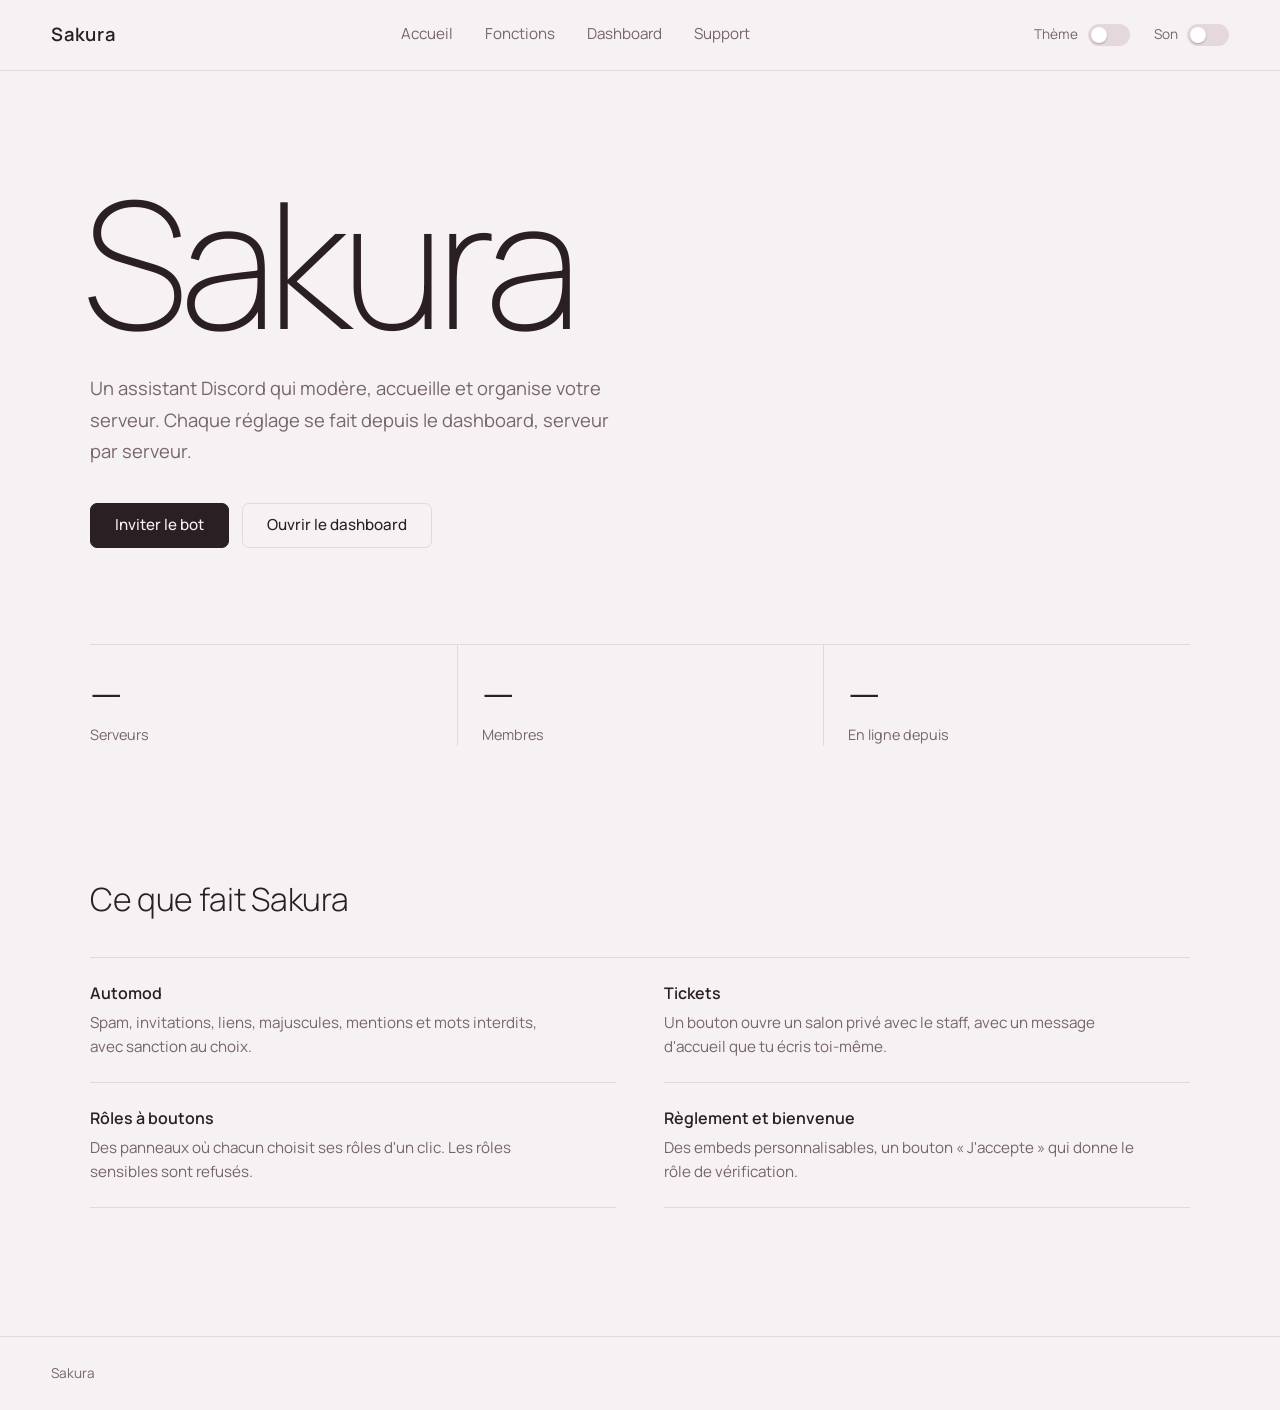
<file: index.html>
<!DOCTYPE html>
<html lang="fr">
<head>
<meta charset="UTF-8">
<meta name="viewport" content="width=device-width, initial-scale=1.0">

<title>Sakura</title>

<link rel="stylesheet" href="style.css">

<link rel="preconnect" href="https://fonts.googleapis.com">
<link rel="preconnect" href="https://fonts.gstatic.com" crossorigin>
<link href="https://fonts.googleapis.com/css2?family=Manrope:wght@200;300;400;500;600&display=swap" rel="stylesheet">

</head>
<body>

<nav>

    <div class="logo">
        Sakura
    </div>

    <div class="nav-links">
        <a href="index.html">Accueil</a>
        <a href="index.html#fonctions">Fonctions</a>
        <a href="dashboard.html">Dashboard</a>
        <a href="https://discord.gg/kDBUF2JGNp">Support</a>
    </div>

    <div class="settings">

        <div class="switch-container">

            <span>Thème</span>

            <label class="switch">
                <input type="checkbox" id="themeSwitch">
                <span class="slider"></span>
            </label>

        </div>

        <div class="switch-container">

            <span>Son</span>

            <label class="switch">
                <input type="checkbox" id="musicSwitch">
                <span class="slider"></span>
            </label>

        </div>

    </div>

</nav>

<audio id="bgMusic" loop>
    <source src="music.mp3" type="audio/mpeg">
</audio>

<main>
<section class="hero">

    <h1 class="wordmark">Sakura</h1>

    <p class="description">
        Un assistant Discord qui modère, accueille et organise votre serveur.
        Chaque réglage se fait depuis le dashboard, serveur par serveur.
    </p>

    <div class="buttons">
        <a href="https://discord.com/oauth2/authorize?client_id=1460310869320663040" class="btn">Inviter le bot</a>
        <a href="dashboard.html" class="btn secondary">Ouvrir le dashboard</a>
    </div>

    <div class="stats">
        <div class="card">
            <h2 id="statServers">…</h2>
            <p>Serveurs</p>
        </div>
        <div class="card">
            <h2 id="statMembers">…</h2>
            <p>Membres</p>
        </div>
        <div class="card">
            <h2 id="statUptime">…</h2>
            <p>En ligne depuis</p>
        </div>
    </div>

</section>

<section class="features" id="fonctions">
    <h2>Ce que fait Sakura</h2>
    <div class="feature-list">
        <div>
            <h3>Automod</h3>
            <p>Spam, invitations, liens, majuscules, mentions et mots interdits, avec sanction au choix.</p>
        </div>
        <div>
            <h3>Tickets</h3>
            <p>Un bouton ouvre un salon privé avec le staff, avec un message d'accueil que tu écris toi-même.</p>
        </div>
        <div>
            <h3>Rôles à boutons</h3>
            <p>Des panneaux où chacun choisit ses rôles d'un clic. Les rôles sensibles sont refusés.</p>
        </div>
        <div>
            <h3>Règlement et bienvenue</h3>
            <p>Des embeds personnalisables, un bouton « J'accepte » qui donne le rôle de vérification.</p>
        </div>
    </div>
</section>
</main>

<footer>
    Sakura
</footer>

<script src="site-config.js"></script>
<script src="script.js"></script>
<script src="stats.js"></script>

</body>
</html>
</file>
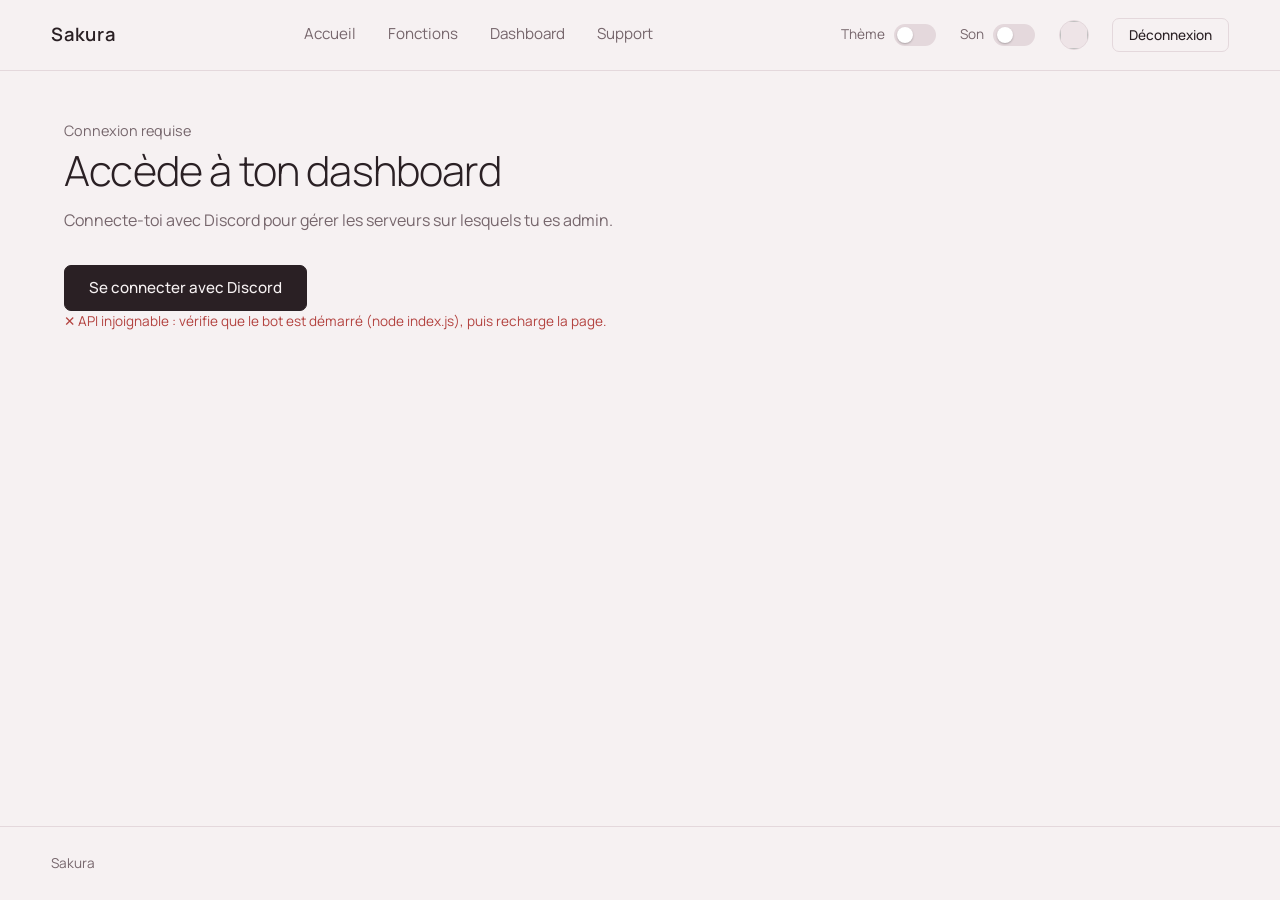
<file: dashboard.html>
<!DOCTYPE html>
<html lang="fr">
<head>
<meta charset="UTF-8">
<meta name="viewport" content="width=device-width, initial-scale=1.0">

<title>Dashboard — Sakura</title>

<link rel="stylesheet" href="style.css">
<link rel="stylesheet" href="dashboard.css">

<link rel="preconnect" href="https://fonts.googleapis.com">
<link rel="preconnect" href="https://fonts.gstatic.com" crossorigin>
<link href="https://fonts.googleapis.com/css2?family=Manrope:wght@200;300;400;500;600&display=swap" rel="stylesheet">

</head>
<body>

<nav>

    <a href="index.html" class="logo" style="text-decoration:none;color:inherit;">
        Sakura
    </a>

    <div class="nav-links">
        <a href="index.html">Accueil</a>
        <a href="index.html#fonctions">Fonctions</a>
        <a href="dashboard.html">Dashboard</a>
        <a href="https://discord.gg/kDBUF2JGNp">Support</a>
    </div>

    <div class="settings">

        <div class="switch-container">
            <span>Thème</span>
            <label class="switch">
                <input type="checkbox" id="themeSwitch">
                <span class="slider"></span>
            </label>
        </div>

        <div class="switch-container">
            <span>Son</span>
            <label class="switch">
                <input type="checkbox" id="musicSwitch">
                <span class="slider"></span>
            </label>
        </div>

        <div id="userBadge" class="user-badge" hidden>
            <img id="userAvatar" class="avatar" alt="">
            <span id="userName"></span>
            <button id="logoutBtn" class="btn btn-small">Déconnexion</button>
        </div>

    </div>

</nav>

<audio id="bgMusic" loop>
    <source src="music.mp3" type="audio/mpeg">
</audio>

<section class="dash">

    <!-- Écran : pas connecté -->
    <div id="authGate" class="panel" hidden>
        <div class="tag">Connexion requise</div>
        <h1>Accède à ton dashboard</h1>
        <p class="description">Connecte-toi avec Discord pour gérer les serveurs sur lesquels tu es admin.</p>
        <a id="loginBtn" class="btn" href="#">Se connecter avec Discord</a>
        <p id="authError" class="save-status error" hidden>✕ API injoignable : vérifie que le bot est démarré (node index.js), puis recharge la page.</p>
    </div>

    <!-- Écran : liste des serveurs -->
    <div id="guildListView" class="panel" hidden>
        <div class="tag">Tes serveurs</div>
        <h1>Dashboard</h1>
        <p class="description">Sélectionne un serveur où tu es administrateur pour le configurer.</p>
        <div id="guildGrid" class="guild-grid"></div>
        <p id="listError" class="save-status error" hidden></p>
    </div>

    <!-- Écran : configuration d'un serveur -->
    <div id="guildConfigView" class="panel" hidden>
        <button id="backBtn" class="btn btn-small back-btn">← Retour</button>
        <div class="tag" id="cfgGuildTag">Serveur</div>
        <h1 id="cfgGuildName">—</h1>

        <div class="tabs" role="tablist" id="tabBar">
            <button class="tab active" role="tab" data-tab="general">Général</button>
            <button class="tab" role="tab" data-tab="messages">Messages</button>
            <button class="tab" role="tab" data-tab="tickets">Tickets</button>
            <button class="tab" role="tab" data-tab="roles">Rôles</button>
            <button class="tab" role="tab" data-tab="automod">Automod</button>
        </div>

        <!-- ===== GÉNÉRAL ===== -->
        <div class="tab-pane" id="tab-general">
            <div class="config-grid">
                <div class="card cfg-card">
                    <h3>Règlement / Vérification</h3>
                    <label for="verifiedRoleId">Rôle donné après validation</label>
                    <select id="verifiedRoleId"></select>
                    <p class="field-help">Seuls les rôles sans permission sensible et sous le rôle du bot sont proposés.</p>
                </div>

                <div class="card cfg-card">
                    <h3>Modération</h3>
                    <label for="staffRoleId">Rôle staff (exempté d'automod, voit les tickets)</label>
                    <select id="staffRoleId"></select>
                    <label for="logChannelId">Salon des logs</label>
                    <select id="logChannelId"></select>
                </div>

                <div class="card cfg-card">
                    <h3>Tickets</h3>
                    <label for="ticketCategoryId">Catégorie de création</label>
                    <select id="ticketCategoryId"></select>
                </div>
            </div>

            <div class="save-row">
                <span id="saveStatus" class="save-status"></span>
                <button id="saveBtn" class="btn">Enregistrer</button>
            </div>
        </div>

        <!-- ===== MESSAGES ===== -->
        <div class="tab-pane" id="tab-messages" hidden>
            <p class="description">Personnalise le message de bienvenue et le règlement. La prévisualisation reflète (à peu près) le rendu Discord.</p>
            <div class="embed-editors" id="editors-messages"></div>
        </div>

        <!-- ===== TICKETS ===== -->
        <div class="tab-pane" id="tab-tickets" hidden>
            <p class="description">Le panneau est le message avec le bouton « Ouvrir un ticket ». Le second message est celui que le membre voit dans son ticket. Pense à choisir la catégorie et le rôle staff dans l'onglet Général.</p>
            <div class="embed-editors" id="editors-tickets"></div>
        </div>

        <!-- ===== RÔLES ===== -->
        <div class="tab-pane" id="tab-roles" hidden>
            <p class="description">Crée des panneaux de boutons : un clic ajoute ou retire le rôle. Les rôles à permissions sensibles (admin, modération…) sont refusés.</p>
            <p id="rolesNoPerm" class="notice" hidden>🔒 Il te faut la permission « Gérer les rôles » sur ce serveur pour modifier les panneaux de rôles.</p>
            <div id="rolesBody">
                <div id="panelList" class="embed-editors"></div>
                <div class="save-row">
                    <span id="rolesStatus" class="save-status"></span>
                    <button id="addPanelBtn" class="btn btn-small">+ Nouveau panneau</button>
                    <button id="saveRolesBtn" class="btn">Enregistrer tout</button>
                </div>
            </div>
        </div>

        <!-- ===== AUTOMOD ===== -->
        <div class="tab-pane" id="tab-automod" hidden>
            <p class="description">Les membres avec « Gérer les messages » et le rôle staff ne sont jamais sanctionnés.</p>
            <div class="config-grid" id="automodGrid">

                <div class="card cfg-card">
                    <div class="embed-card-header">
                        <h3>Automod</h3>
                        <label class="switch"><input type="checkbox" id="am_enabled"><span class="slider"></span></label>
                    </div>
                    <label for="am_action">Sanction</label>
                    <select id="am_action">
                        <option value="delete">Supprimer le message</option>
                        <option value="timeout">Supprimer + timeout</option>
                    </select>
                    <label for="am_timeoutMinutes">Durée du timeout (minutes)</label>
                    <input type="number" id="am_timeoutMinutes" min="1" max="40320">
                    <label class="check-row"><input type="checkbox" id="am_notifyUser"> Prévenir le membre dans le salon</label>
                </div>

                <div class="card cfg-card">
                    <div class="embed-card-header">
                        <h3>Anti-spam</h3>
                        <label class="switch"><input type="checkbox" id="am_antiSpam"><span class="slider"></span></label>
                    </div>
                    <label for="am_spamLimit">Messages max…</label>
                    <input type="number" id="am_spamLimit" min="2" max="20">
                    <label for="am_spamWindowSec">…sur cette durée (secondes)</label>
                    <input type="number" id="am_spamWindowSec" min="1" max="60">
                    <p class="field-help">Le spam déclenche toujours un timeout.</p>
                </div>

                <div class="card cfg-card">
                    <div class="embed-card-header">
                        <h3>Invitations Discord</h3>
                        <label class="switch"><input type="checkbox" id="am_antiInvite"><span class="slider"></span></label>
                    </div>
                    <p class="field-help">Supprime les liens discord.gg / discord.com/invite.</p>
                </div>

                <div class="card cfg-card">
                    <div class="embed-card-header">
                        <h3>Liens</h3>
                        <label class="switch"><input type="checkbox" id="am_antiLinks"><span class="slider"></span></label>
                    </div>
                    <label for="am_linkInput">Domaines autorisés</label>
                    <div id="am_linkWhitelist" class="chip-list"></div>
                    <div class="chip-input-row">
                        <input type="text" id="am_linkInput" placeholder="youtube.com">
                        <button id="am_linkAdd" class="btn btn-small">Ajouter</button>
                    </div>
                </div>

                <div class="card cfg-card">
                    <div class="embed-card-header">
                        <h3>Majuscules</h3>
                        <label class="switch"><input type="checkbox" id="am_antiCaps"><span class="slider"></span></label>
                    </div>
                    <label for="am_capsMinLength">À partir de … lettres</label>
                    <input type="number" id="am_capsMinLength" min="5" max="200">
                    <label for="am_capsMaxPercent">% de majuscules maximum</label>
                    <input type="number" id="am_capsMaxPercent" min="30" max="100">
                </div>

                <div class="card cfg-card">
                    <div class="embed-card-header">
                        <h3>Mentions</h3>
                        <label class="switch"><input type="checkbox" id="am_antiMentions"><span class="slider"></span></label>
                    </div>
                    <label for="am_maxMentions">Mentions max par message</label>
                    <input type="number" id="am_maxMentions" min="1" max="50">
                </div>

                <div class="card cfg-card">
                    <h3>Mots filtrés</h3>
                    <div id="am_badWords" class="chip-list"></div>
                    <div class="chip-input-row">
                        <input type="text" id="am_wordInput" placeholder="Ajouter un mot...">
                        <button id="am_wordAdd" class="btn btn-small">Ajouter</button>
                    </div>
                    <label for="am_badWordsMode">Détection</label>
                    <select id="am_badWordsMode" aria-describedby="am_modeHelp">
                        <option value="word">Mot entier</option>
                        <option value="contains">Dans un mot</option>
                    </select>
                    <p class="field-help" id="am_modeHelp">« Mot entier » : « pub » ne bloque pas « public ». « Dans un mot » bloque aussi « public ».</p>
                </div>

                <div class="card cfg-card">
                    <h3>Rôles exemptés</h3>
                    <div id="am_exemptRoles" class="check-list"></div>
                </div>

                <div class="card cfg-card">
                    <h3>Salons exemptés</h3>
                    <div id="am_exemptChannels" class="check-list"></div>
                </div>

            </div>

            <div class="save-row">
                <span id="automodStatus" class="save-status"></span>
                <button id="saveAutomodBtn" class="btn">Enregistrer</button>
            </div>
        </div>
    </div>

</section>

<footer>
    Sakura
</footer>

<script src="site-config.js"></script>
<script src="script.js"></script>
<script src="dashboard.js"></script>
<script src="dashboard-embeds.js"></script>
<script src="dashboard-roles.js"></script>
<script src="dashboard-automod.js"></script>
<script>window.addEventListener("load", () => window.P0Dashboard.boot());</script>

</body>
</html>
</file>
<file: style.css>
/* ==========================================================
   SAKURA — base du site (accueil + dashboard)
   Sobre, clair par défaut, thème sombre via body.dark-mode
   ========================================================== */

:root{
    --bg:#f6f1f2;
    --surface:#fbf8f9;
    --surface-2:#eee4e7;
    --line:#e4d8dc;
    --ink:#2a2024;
    --muted:#76666c;
    --accent:#a8425f;
    --accent-ink:#ffffff;
    --danger:#b3423f;
    --success:#2f7a4f;
    --field:#ffffff;
    --radius:10px;
    --radius-s:7px;
    --font:"Manrope", system-ui, -apple-system, "Segoe UI", Roboto, Arial, sans-serif;
}

body.dark-mode{
    --bg:#171114;
    --surface:#1f171b;
    --surface-2:#291f24;
    --line:#35282e;
    --ink:#f1e6e9;
    --muted:#a8949b;
    --accent:#e59ab0;
    --accent-ink:#171114;
    --danger:#f08a86;
    --success:#6cc08f;
    --field:#191216;
}

*{ margin:0; padding:0; box-sizing:border-box; }

html{ font-size:16px; -webkit-text-size-adjust:100%; }
html, body{ overflow-x:hidden; }

body{
    min-height:100vh;
    display:flex;
    flex-direction:column;
    font-family:var(--font);
    font-size:1rem;
    line-height:1.6;
    background:var(--bg);
    color:var(--ink);
    transition:background .25s ease, color .25s ease;
}

:focus-visible{ outline:2px solid var(--accent); outline-offset:2px; }

/* ===== NAV ===== */
nav{
    display:flex;
    justify-content:space-between;
    align-items:center;
    gap:1.5rem;
    padding:1.1rem clamp(1.2rem, 4vw, 4rem);
    border-bottom:1px solid var(--line);
}

.logo{
    font-size:1.15rem;
    font-weight:600;
    letter-spacing:.04em;
    color:var(--ink);
}

.nav-links{ display:flex; gap:2rem; }

.nav-links a{
    text-decoration:none;
    color:var(--muted);
    font-size:.95rem;
    padding:.3rem 0;
    border-bottom:1px solid transparent;
    transition:color .2s, border-color .2s;
}

.nav-links a:hover{ color:var(--ink); border-bottom-color:var(--accent); }

.settings{ display:flex; gap:1.5rem; align-items:center; flex-wrap:wrap; }

.switch-container{
    display:flex;
    align-items:center;
    gap:.6rem;
    font-size:.85rem;
    color:var(--muted);
}

/* ===== SWITCH ===== */
.switch{ position:relative; display:inline-block; width:2.6rem; height:1.4rem; flex-shrink:0; }
.switch input{ position:absolute; opacity:0; width:100%; height:100%; margin:0; cursor:pointer; z-index:1; }

.slider{
    position:absolute;
    inset:0;
    background:var(--line);
    border-radius:2rem;
    transition:background .2s;
}

.slider::before{
    content:"";
    position:absolute;
    width:1rem;
    height:1rem;
    left:.2rem;
    top:.2rem;
    background:#fff;
    border-radius:50%;
    box-shadow:0 1px 2px rgba(0,0,0,.25);
    transition:transform .2s;
}

input:checked + .slider{ background:var(--accent); }
input:checked + .slider::before{ transform:translateX(1.2rem); }
input:focus-visible + .slider{ outline:2px solid var(--accent); outline-offset:2px; }

/* ===== BUTTONS ===== */
.btn{
    display:inline-block;
    font-family:inherit;
    font-size:.95rem;
    font-weight:500;
    line-height:1.2;
    text-decoration:none;
    cursor:pointer;
    padding:.8rem 1.5rem;
    background:var(--ink);
    color:var(--bg);
    border:1px solid var(--ink);
    border-radius:var(--radius-s);
    transition:background .2s, border-color .2s, color .2s, opacity .2s;
}
.btn:hover{ background:var(--accent); border-color:var(--accent); color:var(--accent-ink); }
.btn:disabled{ opacity:.45; cursor:not-allowed; }

.btn.secondary,
.btn-small,
.btn-ghost{
    background:transparent;
    color:var(--ink);
    border-color:var(--line);
}
.btn.secondary:hover,
.btn-small:hover,
.btn-ghost:hover{ background:var(--surface-2); border-color:var(--muted); color:var(--ink); }

.btn-small{ padding:.5rem 1rem; font-size:.85rem; }

.btn-danger{ color:var(--danger); border-color:var(--danger); }
.btn-danger:hover{ background:var(--danger); border-color:var(--danger); color:#fff; }

/* ===== ACCUEIL ===== */
main{ flex:1; }

.hero{
    width:min(1100px, 90%);
    margin:0 auto;
    padding:clamp(3.5rem, 9vw, 7rem) 0 0;
}

.wordmark{
    font-size:clamp(4.2rem, 17vw, 11rem);
    font-weight:200;
    line-height:.9;
    letter-spacing:-.04em;
    margin-left:-.04em;
    color:var(--ink);
}

.hero .description{
    max-width:34rem;
    margin-top:2rem;
    font-size:1.15rem;
    line-height:1.7;
    color:var(--muted);
}

.buttons{ margin-top:2.2rem; display:flex; gap:.8rem; flex-wrap:wrap; }

/* chiffres : bande à filets, sans cartes */
.stats{
    margin-top:clamp(3.5rem, 8vw, 6rem);
    display:grid;
    grid-template-columns:repeat(3, 1fr);
    border-top:1px solid var(--line);
}

.stats .card{
    padding:1.6rem 1.5rem 0 0;
}
.stats .card + .card{ padding-left:1.5rem; border-left:1px solid var(--line); }

.stats .card h2{
    font-size:clamp(1.8rem, 4vw, 2.6rem);
    font-weight:300;
    letter-spacing:-.02em;
    line-height:1.1;
    font-variant-numeric:tabular-nums;
}

.stats .card p{ margin-top:.4rem; font-size:.9rem; color:var(--muted); }

/* fonctions */
.features{
    width:min(1100px, 90%);
    margin:clamp(5rem, 10vw, 8rem) auto 0;
}

.features h2{
    font-size:clamp(1.5rem, 3vw, 2rem);
    font-weight:300;
    letter-spacing:-.01em;
    margin-bottom:2rem;
}

.feature-list{
    display:grid;
    grid-template-columns:repeat(2, 1fr);
    column-gap:3rem;
    border-top:1px solid var(--line);
}

.feature-list > div{
    padding:1.4rem 0;
    border-bottom:1px solid var(--line);
}

.feature-list h3{ font-size:1rem; font-weight:600; margin-bottom:.3rem; }
.feature-list p{ color:var(--muted); font-size:.95rem; max-width:30rem; }

/* ===== FOOTER ===== */
footer{
    margin-top:clamp(5rem, 10vw, 8rem);
    padding:1.6rem clamp(1.2rem, 4vw, 4rem);
    border-top:1px solid var(--line);
    font-size:.85rem;
    color:var(--muted);
}

/* ===== RESPONSIVE ===== */
@media (max-width:800px){
    nav{ flex-wrap:wrap; gap:.9rem 1.5rem; }
    .nav-links{ order:3; width:100%; gap:1.4rem; }
    .feature-list{ grid-template-columns:1fr; }
}

@media (max-width:560px){
    .settings{ gap:1rem; }
    .stats{ grid-template-columns:1fr; }
    .stats .card, .stats .card + .card{ padding:1.1rem 0; border-left:0; border-bottom:1px solid var(--line); }
    .buttons .btn{ flex:1; text-align:center; }
}

@media (prefers-reduced-motion:reduce){
    *{ transition:none !important; }
}
</file>
<file: dashboard.css>
/* ==========================================================
   DASHBOARD — s'appuie sur les variables de style.css
   ========================================================== */

.dash{
    flex:1;
    width:min(1160px, 90%);
    margin:0 auto;
    padding-top:3rem;
}

.tag{
    font-size:.9rem;
    color:var(--muted);
    margin-bottom:.3rem;
}

.panel h1{
    font-size:clamp(1.8rem, 4vw, 2.6rem);
    font-weight:300;
    letter-spacing:-.02em;
    line-height:1.15;
    margin-bottom:.8rem;
}

.panel .description{
    max-width:36rem;
    color:var(--muted);
    margin-bottom:2rem;
}

/* ===== BADGE UTILISATEUR (nav) ===== */
.user-badge{ display:flex; align-items:center; gap:.7rem; font-size:.9rem; }

.avatar{
    width:1.9rem;
    height:1.9rem;
    border-radius:50%;
    border:1px solid var(--line);
    background:var(--surface-2);
}

.back-btn{ margin-bottom:1.8rem; }

/* ===== LISTE DES SERVEURS ===== */
.guild-grid{
    display:grid;
    grid-template-columns:repeat(auto-fill, minmax(16rem, 1fr));
    gap:1rem;
}

.guild-card{
    display:flex;
    align-items:center;
    gap:1rem;
    padding:1.1rem 1.2rem;
    background:var(--surface);
    border:1px solid var(--line);
    border-radius:var(--radius);
    cursor:pointer;
    transition:border-color .2s, background .2s;
}

.guild-card:hover{ border-color:var(--accent); }
.guild-card.disabled{ cursor:default; opacity:.6; }
.guild-card.disabled:hover{ border-color:var(--line); }

.guild-icon{
    width:2.8rem;
    height:2.8rem;
    border-radius:50%;
    background:var(--surface-2);
    flex-shrink:0;
    object-fit:cover;
}

.guild-info h4{ font-weight:600; font-size:.98rem; }
.guild-info p{ font-size:.85rem; color:var(--muted); }
.guild-info .invite-link{ font-size:.85rem; color:var(--accent); text-decoration:none; }
.guild-info .invite-link:hover{ text-decoration:underline; }

/* ===== ONGLETS ===== */
.tabs{
    display:flex;
    gap:.2rem;
    margin:1.5rem 0 2rem;
    border-bottom:1px solid var(--line);
    overflow-x:auto;
    scrollbar-width:none;
}
.tabs::-webkit-scrollbar{ display:none; }

.tab{
    background:none;
    border:none;
    border-bottom:2px solid transparent;
    margin-bottom:-1px;
    padding:.7rem 1rem;
    font-family:inherit;
    font-size:.95rem;
    color:var(--muted);
    cursor:pointer;
    white-space:nowrap;
    transition:color .2s, border-color .2s;
}

.tab:hover{ color:var(--ink); }
.tab.active{ color:var(--ink); font-weight:600; border-bottom-color:var(--accent); }
.tab:focus-visible{ outline-offset:-2px; }

.tab-pane[hidden]{ display:none; }

/* ===== CARTES DE RÉGLAGES ===== */
.config-grid{
    display:grid;
    grid-template-columns:repeat(auto-fill, minmax(17rem, 1fr));
    gap:1rem;
}

.card.cfg-card,
.card.embed-card{
    width:100%;
    background:var(--surface);
    border:1px solid var(--line);
    border-radius:var(--radius);
    padding:1.4rem;
}

.cfg-card h3,
.embed-card-header h3{ font-weight:600; font-size:1rem; margin-bottom:1rem; }
.embed-card-header h3{ margin-bottom:0; }

.cfg-card label,
.embed-fields label{
    display:block;
    font-size:.82rem;
    color:var(--muted);
    margin:1rem 0 .35rem;
}

.cfg-card h3 + label,
.embed-card-header + label,
.embed-fields > label:first-child{ margin-top:0; }

/* champs */
.cfg-card select,
.cfg-card input[type="number"],
.cfg-card input[type="text"],
.embed-fields select,
.embed-fields input[type="text"],
.embed-fields textarea,
.embed-card .panel-name{
    width:100%;
    padding:.6rem .8rem;
    background:var(--field);
    border:1px solid var(--line);
    border-radius:var(--radius-s);
    color:var(--ink);
    font-family:inherit;
    font-size:.92rem;
    transition:border-color .2s;
}

.embed-fields textarea{ resize:vertical; line-height:1.5; }

.cfg-card select:hover, .cfg-card input:hover,
.embed-fields select:hover, .embed-fields input:hover, .embed-fields textarea:hover{ border-color:var(--muted); }

.cfg-card input:focus, .cfg-card select:focus,
.embed-fields input:focus, .embed-fields select:focus, .embed-fields textarea:focus{
    outline:none;
    border-color:var(--accent);
    box-shadow:0 0 0 3px color-mix(in srgb, var(--accent) 22%, transparent);
}

.cfg-card input[type="number"]{ max-width:9rem; }

.embed-fields input[type="color"]{
    width:3.4rem;
    height:2.2rem;
    padding:2px;
    background:var(--field);
    border:1px solid var(--line);
    border-radius:var(--radius-s);
    cursor:pointer;
}

.hint{ font-size:.75rem; opacity:.8; }
.field-help{ font-size:.78rem; color:var(--muted); margin-top:.7rem; line-height:1.5; }
.empty{ color:var(--muted); padding:1rem 0; }

.notice{
    max-width:40rem;
    padding:1rem 1.2rem;
    margin-bottom:1.5rem;
    border:1px solid var(--danger);
    border-radius:var(--radius-s);
    color:var(--danger);
}

/* cases à cocher */
label.check-row{
    display:flex;
    align-items:center;
    gap:.6rem;
    margin:.7rem 0 0;
    font-size:.88rem;
    color:var(--ink);
    cursor:pointer;
}

.cfg-card .check-row input,
.check-list .check-row input{ width:auto; margin:0; accent-color:var(--accent); }

.check-list{
    max-height:14rem;
    overflow-y:auto;
    padding:.2rem .9rem .8rem;
    background:var(--field);
    border:1px solid var(--line);
    border-radius:var(--radius-s);
}
.check-list .check-row{ margin-top:.55rem; }

/* ===== CHIPS ===== */
.chip-list{ display:flex; flex-wrap:wrap; gap:.4rem; min-height:1.6rem; margin-bottom:.2rem; }

.chip{
    display:inline-flex;
    align-items:center;
    gap:.4rem;
    padding:.25rem .5rem .25rem .7rem;
    font-size:.82rem;
    background:var(--surface-2);
    border:1px solid var(--line);
    border-radius:2rem;
}

.chip button{
    background:none;
    border:none;
    color:var(--muted);
    cursor:pointer;
    font-size:.8rem;
    line-height:1;
    padding:.1rem .2rem;
}
.chip button:hover{ color:var(--danger); }

.chip-input-row{ display:flex; gap:.5rem; margin-top:.5rem; }
.chip-input-row input{ flex:1; min-width:0; }
.cfg-card .chip-input-row + label,
.cfg-card .chip-list + label{ margin-top:1.2rem; }

/* ===== BARRE D'ACTIONS ===== */
.save-row{
    display:flex;
    align-items:center;
    justify-content:flex-end;
    flex-wrap:wrap;
    gap:.8rem;
    margin-top:1.5rem;
}

.save-row .save-status{ margin-right:auto; }

.save-status{ font-size:.85rem; color:var(--muted); }
.save-status.success{ color:var(--success); }
.save-status.error{ color:var(--danger); }

/* ===== ÉDITEURS D'EMBEDS ===== */
.embed-editors{ display:flex; flex-direction:column; gap:1.5rem; }

.embed-card-header{
    display:flex;
    align-items:center;
    justify-content:space-between;
    gap:1rem;
    margin-bottom:1.2rem;
}

.cfg-card .embed-card-header{ margin-bottom:1rem; }

.embed-editor-body{ display:grid; grid-template-columns:1.2fr 1fr; gap:2rem; }

/* aperçu Discord : reste sombre quel que soit le thème, c'est le rendu réel */
.embed-preview{
    background:#313338;
    border-radius:var(--radius);
    padding:1.1rem;
    align-self:start;
}

.dc-embed{ display:flex; background:#2b2d31; border-radius:4px; overflow:hidden; max-width:26rem; }
.dc-embed-bar{ width:4px; flex-shrink:0; background:#5865f2; }
.dc-embed-content{ padding:.8rem 1rem; flex:1; min-width:0; }
.dc-embed-title{ color:#f2f3f5; font-weight:700; font-size:.95rem; margin-bottom:.3rem; word-break:break-word; }
.dc-embed-desc{ color:#dbdee1; font-size:.85rem; line-height:1.4; white-space:pre-wrap; word-break:break-word; }
.dc-embed-image{ display:block; max-width:100%; border-radius:4px; margin-top:.6rem; }
.dc-embed-footer{ color:#949ba4; font-size:.75rem; margin-top:.6rem; }
.dc-embed-thumb{ width:5rem; height:5rem; object-fit:cover; border-radius:4px; margin:.8rem 1rem 0 0; flex-shrink:0; }

.dc-buttons{ display:flex; flex-wrap:wrap; gap:.5rem; margin-top:.8rem; }
.dc-buttons:empty{ display:none; }

.dc-fake-button{
    color:#fff;
    border:none;
    padding:.5rem 1rem;
    border-radius:3px;
    font-size:.85rem;
    font-family:inherit;
    cursor:default;
}
.dc-fake-button.green{ background:#248046; }
.dc-fake-button.blue{ background:#5865f2; }
.dc-fake-button.grey{ background:#4e5058; }

/* ===== PANNEAUX DE RÔLES ===== */
.panel-title{ display:flex; align-items:center; gap:.8rem; flex:1; min-width:0; }
.embed-card .panel-name{ flex:1; min-width:0; max-width:22rem; font-size:1rem; font-weight:600; }

.badge{
    font-size:.75rem;
    padding:.2rem .6rem;
    border:1px solid var(--line);
    border-radius:2rem;
    color:var(--muted);
    white-space:nowrap;
}
.badge.ok{ color:var(--success); border-color:var(--success); }

.roles-box{ margin-top:1.5rem; }
.roles-box h4{ font-weight:600; font-size:.85rem; margin-bottom:.6rem; }
.roles-box > .btn{ margin-top:.8rem; }

.role-row{ margin-bottom:.6rem; }
.role-row-main{ display:grid; grid-template-columns:1fr 1fr auto; gap:.5rem; }
.embed-fields .role-row select,
.embed-fields .role-row input[type="text"]{ min-width:0; }
.role-warn{ display:block; font-size:.78rem; color:var(--danger); margin-top:.3rem; }

/* ===== RESPONSIVE ===== */
@media (max-width:900px){
    .embed-editor-body{ grid-template-columns:1fr; }
}

@media (max-width:600px){
    .dash{ padding-top:2rem; }
    .guild-grid, .config-grid{ grid-template-columns:1fr; }
    .tab{ padding:.6rem .8rem; font-size:.88rem; }
    .role-row-main{ grid-template-columns:1fr auto; }
    .role-row-main select{ grid-column:1 / -1; }
    .embed-card .panel-name{ max-width:none; }
    .embed-card-header{ flex-wrap:wrap; }
    .save-row .save-status{ flex-basis:100%; }
}
</file>
